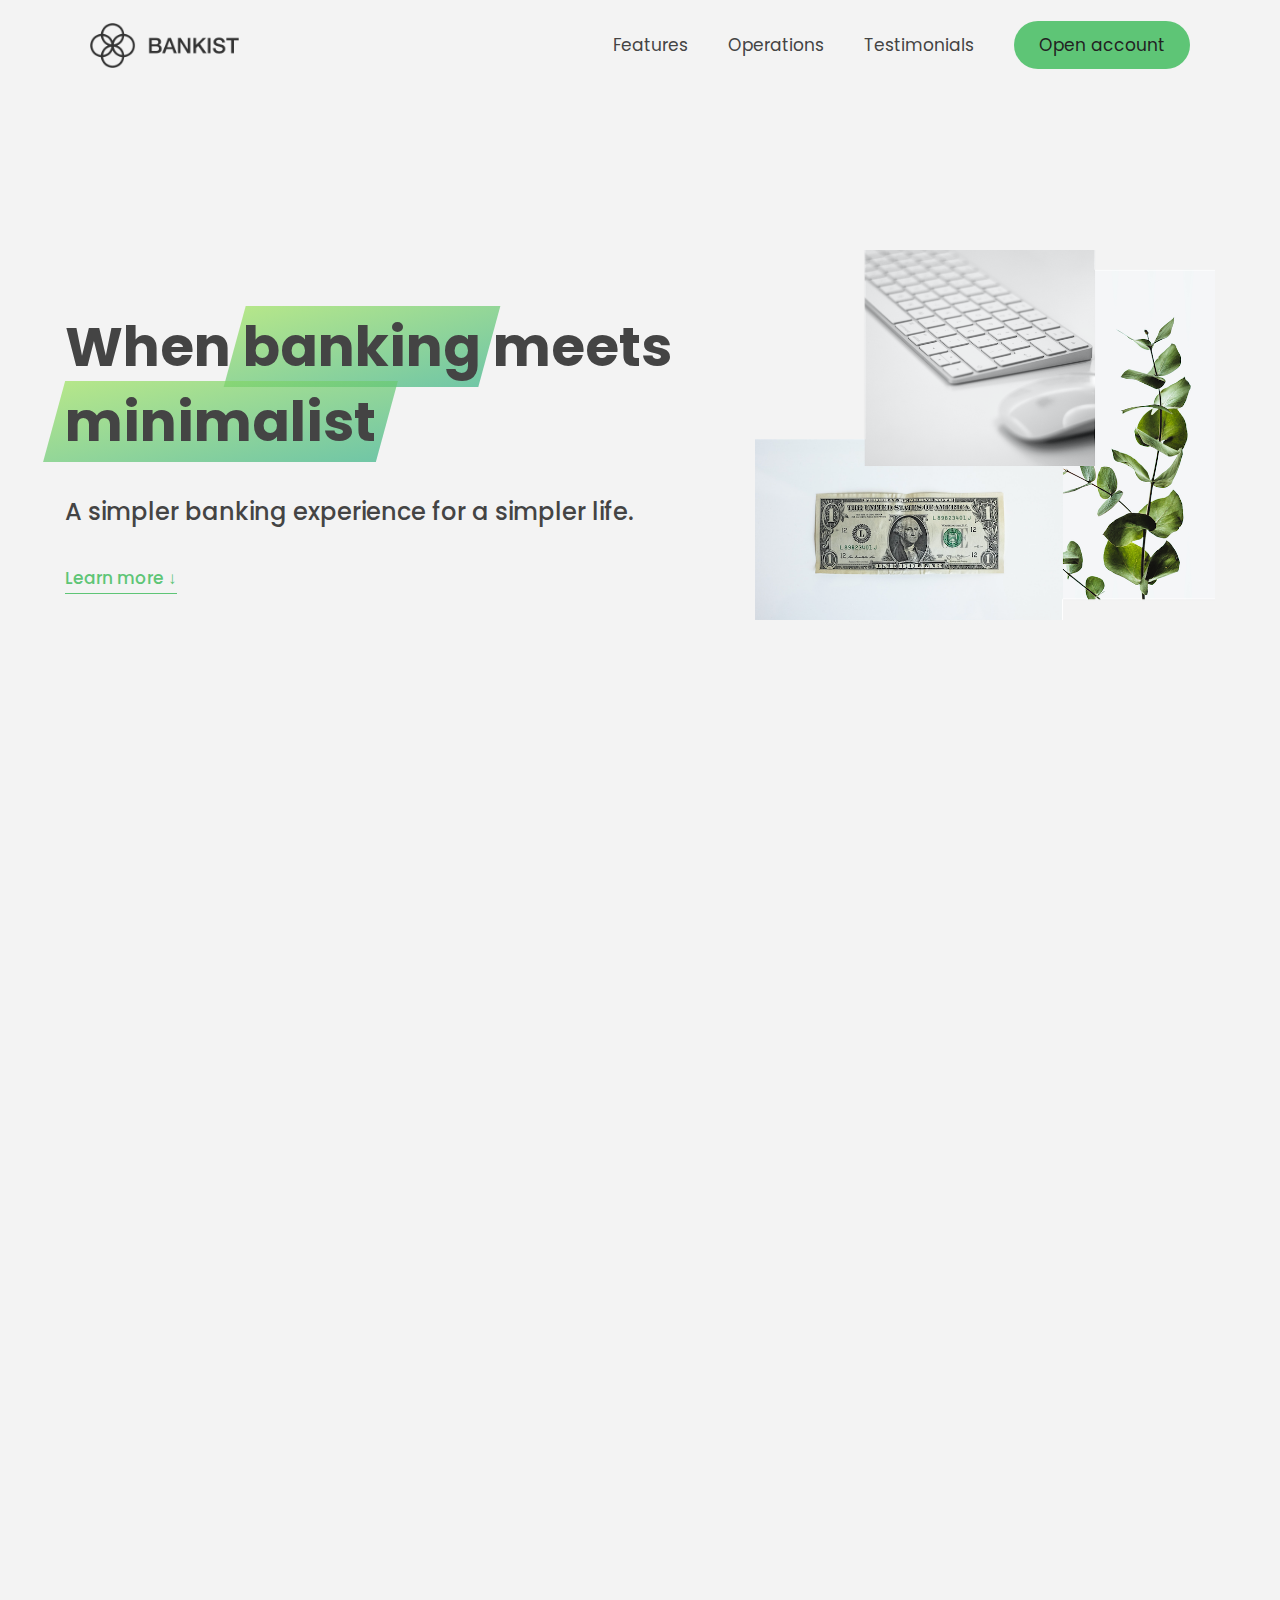
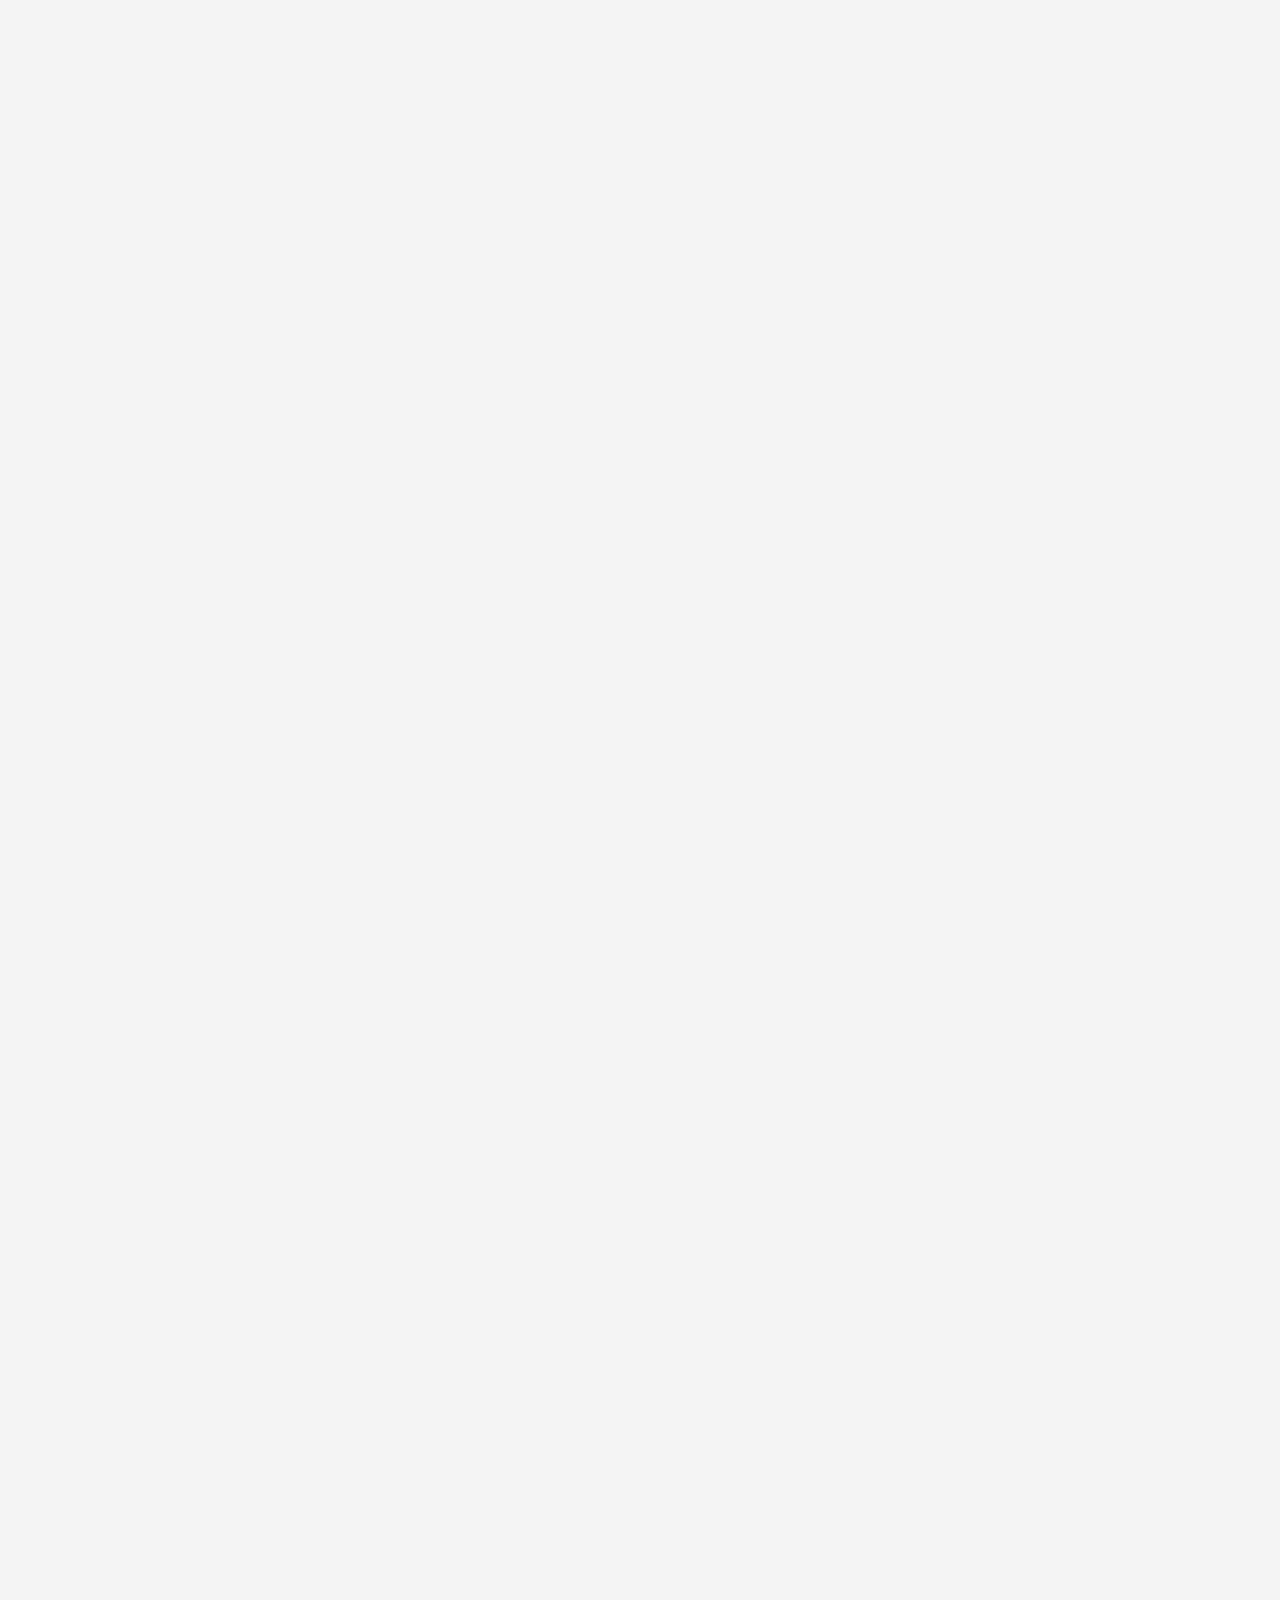
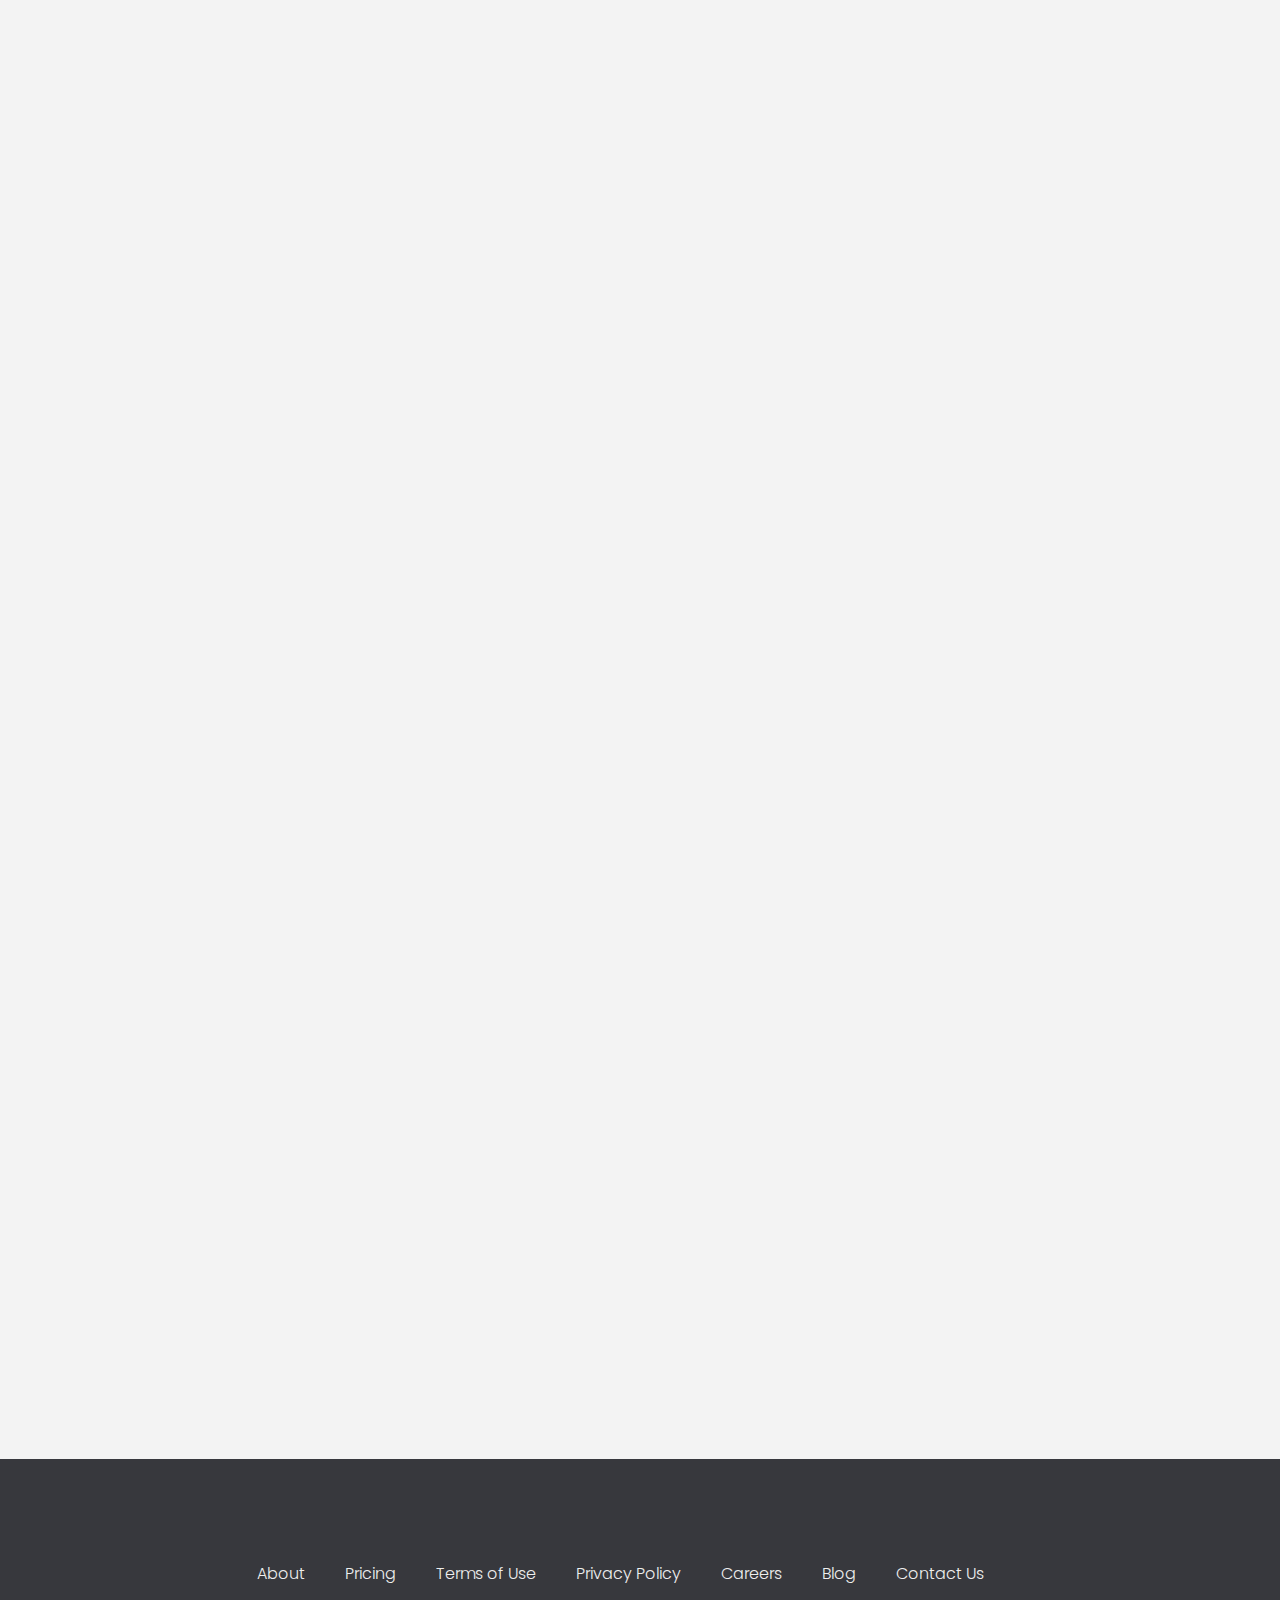
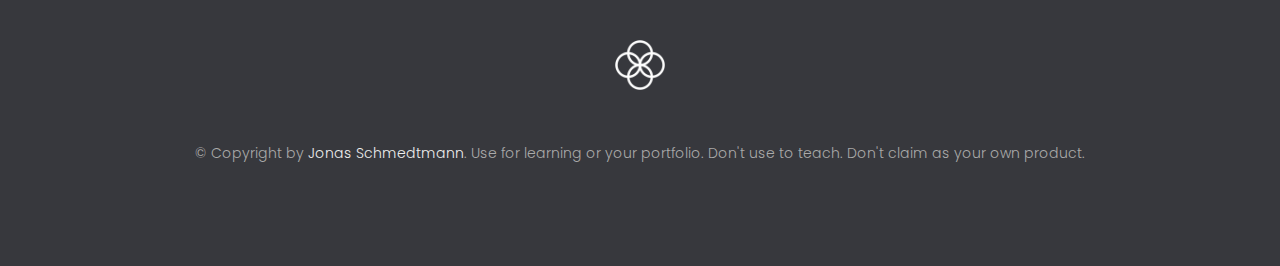
<file: banking UI/index.html>
<!DOCTYPE html>
<html lang="en">
  <head>
    <meta charset="UTF-8" />
    <meta name="viewport" content="width=device-width, initial-scale=1.0" />
    <meta http-equiv="X-UA-Compatible" content="ie=edge" />
    <link rel="shortcut icon" type="image/png" href="img/icon.png" />

    <link
      href="https://fonts.googleapis.com/css?family=Poppins:300,400,500,600&display=swap"
      rel="stylesheet"
    />
    <link rel="stylesheet" href="style.css" />
    <title>Bankist | When Banking meets Minimalist</title>

    <script defer src="script.js"></script>
  </head>
  <body>
    <header class="header">
      <nav class="nav">
        <img
          src="img/logo.png"
          alt="Bankist logo"
          class="nav__logo"
          id="logo"
          designer="Jonas"
          data-version-number="3.0"
        />
        <ul class="nav__links">
          <li class="nav__item">
            <a class="nav__link" href="#section--1">Features</a>
          </li>
          <li class="nav__item">
            <a class="nav__link" href="#section--2">Operations</a>
          </li>
          <li class="nav__item">
            <a class="nav__link" href="#section--3">Testimonials</a>
          </li>
          <li class="nav__item">
            <a class="nav__link nav__link--btn btn--show-modal" href="#"
              >Open account</a
            >
          </li>
        </ul>
      </nav>

      <div class="header__title">
        <!-- <h1 onclick="alert('HTML alert')"> -->
        <h1>
          When
          <!-- Green highlight effect -->
          <span class="highlight">banking</span>
          meets<br />
          <span class="highlight">minimalist</span>
        </h1>
        <h4>A simpler banking experience for a simpler life.</h4>
        <button class="btn--text btn--scroll-to">Learn more &DownArrow;</button>
        <img
          src="img/hero.png"
          class="header__img"
          alt="Minimalist bank items"
        />
      </div>
    </header>

    <section class="section" id="section--1">
      <div class="section__title">
        <h2 class="section__description">Features</h2>
        <h3 class="section__header">
          Everything you need in a modern bank and more.
        </h3>
      </div>

      <div class="features">
        <img
          src="img/digital-lazy.jpg"
          data-src="img/digital.jpg"
          alt="Computer"
          class="features__img lazy-img"
        />
        <div class="features__feature">
          <div class="features__icon">
            <svg>
              <use xlink:href="img/icons.svg#icon-monitor"></use>
            </svg>
          </div>
          <h5 class="features__header">100% digital bank</h5>
          <p>
            Lorem ipsum dolor sit amet consectetur adipisicing elit. Unde alias
            sint quos? Accusantium a fugiat porro reiciendis saepe quibusdam
            debitis ducimus.
          </p>
        </div>

        <div class="features__feature">
          <div class="features__icon">
            <svg>
              <use xlink:href="img/icons.svg#icon-trending-up"></use>
            </svg>
          </div>
          <h5 class="features__header">Watch your money grow</h5>
          <p>
            Nesciunt quos autem dolorum voluptates cum dolores dicta fuga
            inventore ab? Nulla incidunt eius numquam sequi iste pariatur
            quibusdam!
          </p>
        </div>
        <img
          src="img/grow-lazy.jpg"
          data-src="img/grow.jpg"
          alt="Plant"
          class="features__img lazy-img"
        />

        <img
          src="img/card-lazy.jpg"
          data-src="img/card.jpg"
          alt="Credit card"
          class="features__img lazy-img"
        />
        <div class="features__feature">
          <div class="features__icon">
            <svg>
              <use xlink:href="img/icons.svg#icon-credit-card"></use>
            </svg>
          </div>
          <h5 class="features__header">Free debit card included</h5>
          <p>
            Quasi, fugit in cumque cupiditate reprehenderit debitis animi enim
            eveniet consequatur odit quam quos possimus assumenda dicta fuga
            inventore ab.
          </p>
        </div>
      </div>
    </section>

    <section class="section" id="section--2">
      <div class="section__title">
        <h2 class="section__description">Operations</h2>
        <h3 class="section__header">
          Everything as simple as possible, but no simpler.
        </h3>
      </div>

      <div class="operations">
        <div class="operations__tab-container">
          <button
            class="btn operations__tab operations__tab--1 operations__tab--active"
            data-tab="1"
          >
            <span>01</span>Instant Transfers
          </button>
          <button class="btn operations__tab operations__tab--2" data-tab="2">
            <span>02</span>Instant Loans
          </button>
          <button class="btn operations__tab operations__tab--3" data-tab="3">
            <span>03</span>Instant Closing
          </button>
        </div>
        <div
          class="operations__content operations__content--1 operations__content--active"
        >
          <div class="operations__icon operations__icon--1">
            <svg>
              <use xlink:href="img/icons.svg#icon-upload"></use>
            </svg>
          </div>
          <h5 class="operations__header">
            Tranfser money to anyone, instantly! No fees, no BS.
          </h5>
          <p>
            Lorem ipsum dolor sit amet, consectetur adipisicing elit, sed do
            eiusmod tempor incididunt ut labore et dolore magna aliqua. Ut enim
            ad minim veniam, quis nostrud exercitation ullamco laboris nisi ut
            aliquip ex ea commodo consequat.
          </p>
        </div>

        <div class="operations__content operations__content--2">
          <div class="operations__icon operations__icon--2">
            <svg>
              <use xlink:href="img/icons.svg#icon-home"></use>
            </svg>
          </div>
          <h5 class="operations__header">
            Buy a home or make your dreams come true, with instant loans.
          </h5>
          <p>
            Duis aute irure dolor in reprehenderit in voluptate velit esse
            cillum dolore eu fugiat nulla pariatur. Excepteur sint occaecat
            cupidatat non proident, sunt in culpa qui officia deserunt mollit
            anim id est laborum.
          </p>
        </div>
        <div class="operations__content operations__content--3">
          <div class="operations__icon operations__icon--3">
            <svg>
              <use xlink:href="img/icons.svg#icon-user-x"></use>
            </svg>
          </div>
          <h5 class="operations__header">
            No longer need your account? No problem! Close it instantly.
          </h5>
          <p>
            Excepteur sint occaecat cupidatat non proident, sunt in culpa qui
            officia deserunt mollit anim id est laborum. Ut enim ad minim
            veniam, quis nostrud exercitation ullamco laboris nisi ut aliquip ex
            ea commodo consequat.
          </p>
        </div>
      </div>
    </section>

    <section class="section" id="section--3">
      <div class="section__title section__title--testimonials">
        <h2 class="section__description">Not sure yet?</h2>
        <h3 class="section__header">
          Millions of Bankists are already making their lifes simpler.
        </h3>
      </div>

      <div class="slider">
        <div class="slide">
          <div class="testimonial">
            <h5 class="testimonial__header">Best financial decision ever!</h5>
            <blockquote class="testimonial__text">
              Lorem ipsum dolor sit, amet consectetur adipisicing elit.
              Accusantium quas quisquam non? Quas voluptate nulla minima
              deleniti optio ullam nesciunt, numquam corporis et asperiores
              laboriosam sunt, praesentium suscipit blanditiis. Necessitatibus
              id alias reiciendis, perferendis facere pariatur dolore veniam
              autem esse non voluptatem saepe provident nihil molestiae.
            </blockquote>
            <address class="testimonial__author">
              <img src="img/user-1.jpg" alt="" class="testimonial__photo" />
              <h6 class="testimonial__name">Aarav Lynn</h6>
              <p class="testimonial__location">San Francisco, USA</p>
            </address>
          </div>
        </div>

        <div class="slide">
          <div class="testimonial">
            <h5 class="testimonial__header">
              The last step to becoming a complete minimalist
            </h5>
            <blockquote class="testimonial__text">
              Quisquam itaque deserunt ullam, quia ea repellendus provident,
              ducimus neque ipsam modi voluptatibus doloremque, corrupti
              laborum. Incidunt numquam perferendis veritatis neque repellendus.
              Lorem, ipsum dolor sit amet consectetur adipisicing elit. Illo
              deserunt exercitationem deleniti.
            </blockquote>
            <address class="testimonial__author">
              <img src="img/user-2.jpg" alt="" class="testimonial__photo" />
              <h6 class="testimonial__name">Miyah Miles</h6>
              <p class="testimonial__location">London, UK</p>
            </address>
          </div>
        </div>

        <div class="slide">
          <div class="testimonial">
            <h5 class="testimonial__header">
              Finally free from old-school banks
            </h5>
            <blockquote class="testimonial__text">
              Debitis, nihil sit minus suscipit magni aperiam vel tenetur
              incidunt commodi architecto numquam omnis nulla autem,
              necessitatibus blanditiis modi similique quidem. Odio aliquam
              culpa dicta beatae quod maiores ipsa minus consequatur error sunt,
              deleniti saepe aliquid quos inventore sequi. Necessitatibus id
              alias reiciendis, perferendis facere.
            </blockquote>
            <address class="testimonial__author">
              <img src="img/user-3.jpg" alt="" class="testimonial__photo" />
              <h6 class="testimonial__name">Francisco Gomes</h6>
              <p class="testimonial__location">Lisbon, Portugal</p>
            </address>
          </div>
        </div>

        <button class="slider__btn slider__btn--left">&larr;</button>
        <button class="slider__btn slider__btn--right">&rarr;</button>
        <div class="dots"></div>
      </div>
    </section>

    <section class="section section--sign-up">
      <div class="section__title">
        <h3 class="section__header">
          The best day to join Bankist was one year ago. The second best is
          today!
        </h3>
      </div>
      <button class="btn btn--show-modal">Open your free account today!</button>
    </section>

    <footer class="footer">
      <ul class="footer__nav">
        <li class="footer__item">
          <a class="footer__link" href="#">About</a>
        </li>
        <li class="footer__item">
          <a class="footer__link" href="#">Pricing</a>
        </li>
        <li class="footer__item">
          <a class="footer__link" href="#">Terms of Use</a>
        </li>
        <li class="footer__item">
          <a class="footer__link" href="#">Privacy Policy</a>
        </li>
        <li class="footer__item">
          <a class="footer__link" href="#">Careers</a>
        </li>
        <li class="footer__item">
          <a class="footer__link" href="#">Blog</a>
        </li>
        <li class="footer__item">
          <a class="footer__link" href="#">Contact Us</a>
        </li>
      </ul>
      <img src="img/icon.png" alt="Logo" class="footer__logo" />
      <p class="footer__copyright">
        &copy; Copyright by
        <a
          class="footer__link twitter-link"
          target="_blank"
          href="https://twitter.com/jonasschmedtman"
          >Jonas Schmedtmann</a
        >. Use for learning or your portfolio. Don't use to teach. Don't claim
        as your own product.
      </p>
    </footer>

    <div class="modal hidden">
      <button class="btn--close-modal">&times;</button>
      <h2 class="modal__header">
        Open your bank account <br />
        in just <span class="highlight">5 minutes</span>
      </h2>
      <form class="modal__form">
        <label>First Name</label>
        <input type="text" />
        <label>Last Name</label>
        <input type="text" />
        <label>Email Address</label>
        <input type="email" />
        <button class="btn">Next step &rarr;</button>
      </form>
    </div>
    <div class="overlay hidden"></div>

    <!-- <script src="script.js"></script> -->
  </body>
</html>
</file>
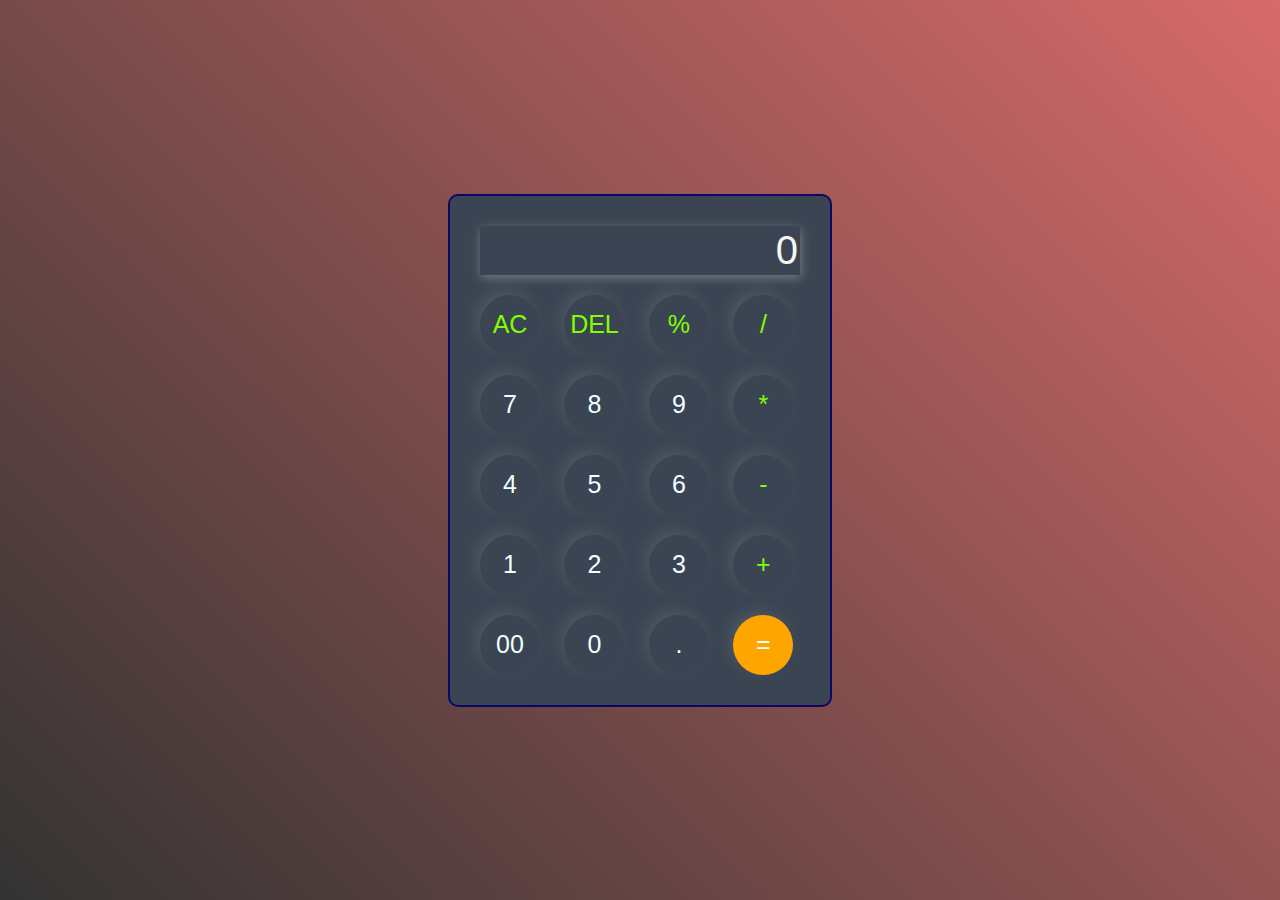
<file: calculator/index.html>
<!DOCTYPE html>
<html lang="en">
	<head>
		<meta charset="UTF-8" />
		<meta http-equiv="X-UA-Compatible" content="IE=edge" />
		<meta name="viewport" content="width=device-width, initial-scale=1.0" />
		<title>calculator</title>
		<link rel="stylesheet" href="style.css" />
	</head>
	<!-- <h1 class="text-center">Welcome to JS calculator</h1> -->

	<body>
		<div class="calculator">
			<input type="text" placeholder="0" id="inputBox" />
			<div>
				<button class="operator">AC</button>
				<button class="operator">DEL</button>
				<button class="operator">%</button>
				<button class="operator">/</button>
			</div>
			<div>
				<button>7</button>
				<button>8</button>
				<button>9</button>
				<button class="operator">*</button>
			</div>
			<div>
				<button>4</button>
				<button>5</button>
				<button>6</button>
				<button class="operator">-</button>
			</div>
			<div>
				<button>1</button>
				<button>2</button>
				<button>3</button>
				<button class="operator">+</button>
			</div>
			<div>
				<button>00</button>
				<button>0</button>
				<button>.</button>
				<button class="equal-Btn">=</button>
			</div>
		</div>
		<script src="script.js"></script>
	</body>
</html>
</file>
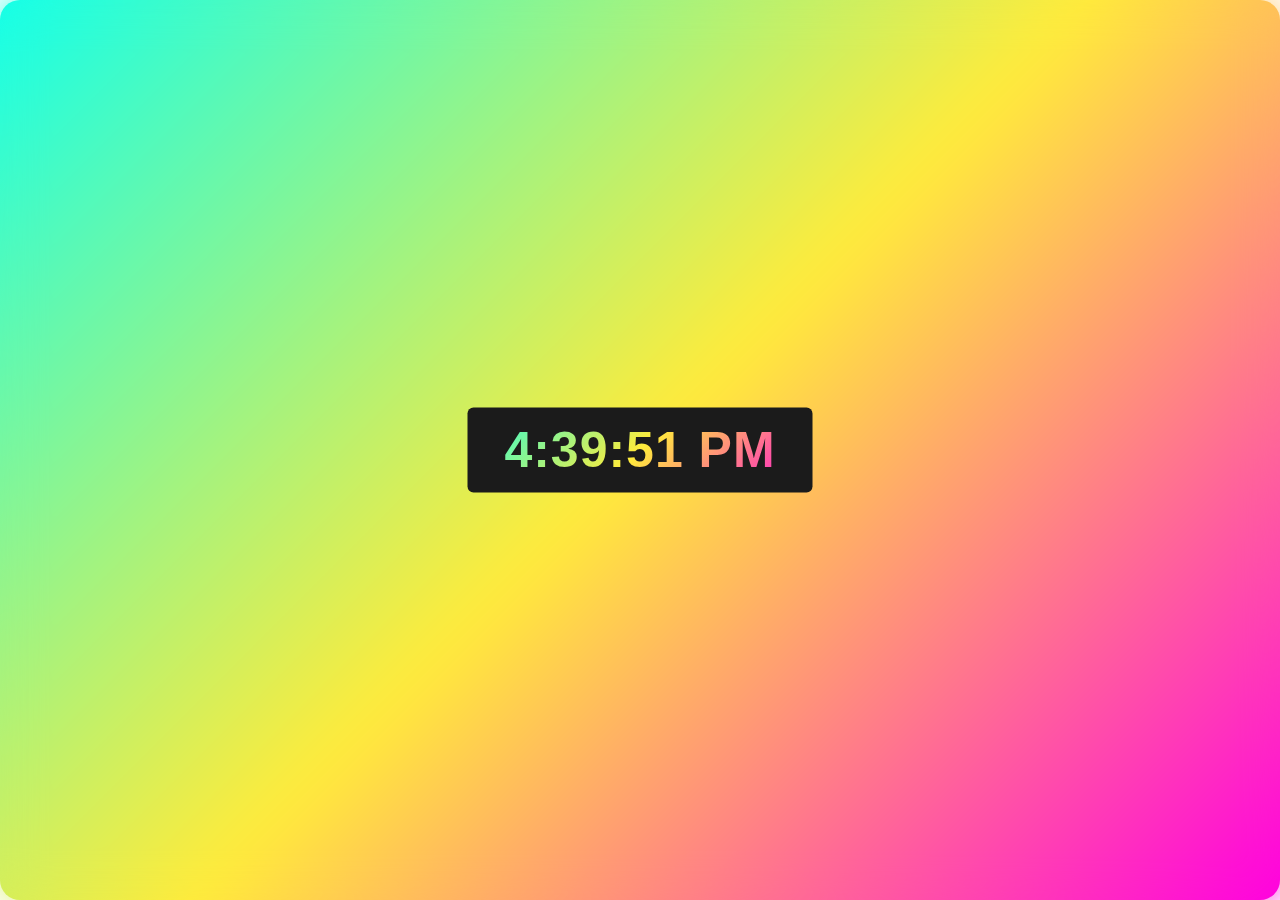
<file: clock/index.html>
<!DOCTYPE html>
<html lang="en">
	<head>
		<meta charset="UTF-8" />
		<meta http-equiv="X-UA-Compatible" content="IE=edge" />
		<meta name="viewport" content="width=device-width, initial-scale=1.0" />
		<title>digital clock</title>
		<link rel="stylesheet" href="style.css" />
		<script src="script.js" defer></script>
	</head>
	<body>
		<div class="wrapper">
            <div class="display">
                <div id="time"></div>
            </div>
            <span></span>
            <span></span>
        </div>
		</div>
	</body>
</html>
</file>
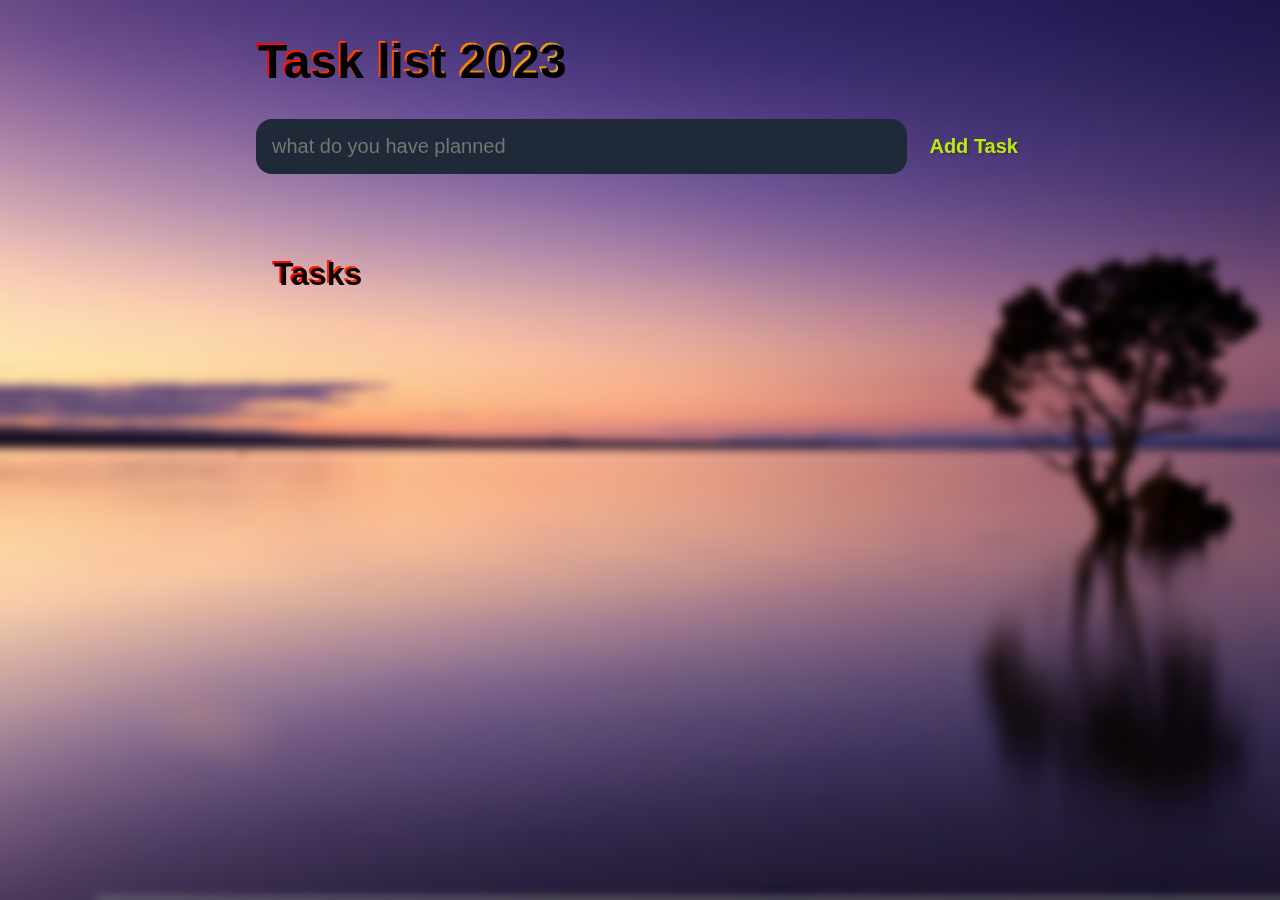
<file: to-do list/index.html>
<!DOCTYPE html>
<html lang="en">
	<head>
		<meta charset="UTF-8" />
		<meta http-equiv="X-UA-Compatible" content="IE=edge" />
		<meta name="viewport" content="width=device-width, initial-scale=1.0" />
		<title>Document</title>
		<link rel="stylesheet" href="style.css" />
	</head>
	<body>
		<header>
			<h1>Task list 2023</h1>
			<form id="new-task-form">
				<input
                    type="text"
                    id="new-task-input"
					placeholder="what do you have planned" />
				<input type="submit" id="new-task-submit" value="Add Task" />
		</header>
		<main>
			<section class="task-list">
				<h2>Tasks</h2>
                <div id="tasks">
                    <!-- <div class="task">
                        <div class="content">
                            <input
                                type="text"
                                class="text"
                                value="My shiny tasks"
                            />
                        </div>
                        <div class="actions">
                            <button class="edit">Edit</button>
                            <button class="delete">Delete</button>
                        </div>
                    </div> -->

                </div>
                
			</section>
		</main>
		<script src="script .js"></script>
	</body>
</html>
</file>
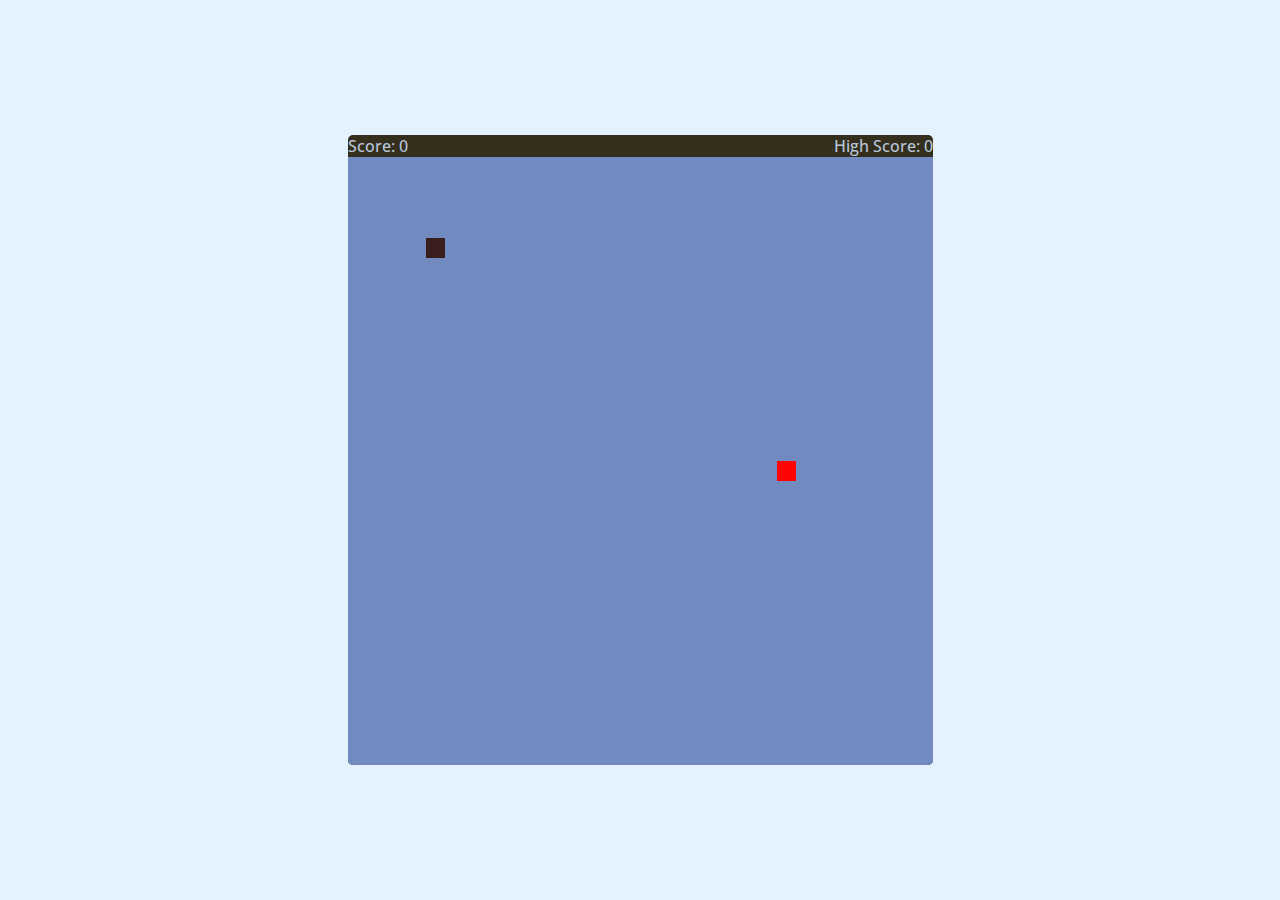
<file: snake game/app.html>
<!DOCTYPE html>
<html lang="en">
	<head>
		<meta charset="UTF-8" />
		<meta http-equiv="X-UA-Compatible" content="IE=edge" />
		<meta name="viewport" content="width=device-width, initial-scale=1.0" />
		<link
			rel="stylesheet"
			href="https://cdnjs.cloudflare.com/ajax/libs/font-awesome/6.3.0/css/all.min.css"
		/>
		<link rel="stylesheet" href="style.css" />
		<title>Snake game</title>
	</head>
	<body>
		<div class="wrapper">
			<div class="game-details">
				<span class="score">Score: 0</span>
				<span class="high-score">High Score </span>
			</div>
			<div class="play-board"></div>

			<div class="controls">
				<i data-key="ArrowUp" class="fa-solid fa-arrow-up-long"></i>
				<i data-key="ArrowDown" class="fa-solid fa-arrow-down-long"></i>
				<i data-key="ArrowLeft" class="fa-solid fa-arrow-left-long"></i>
				<i data-key="ArrowRight" class="fa-solid fa-arrow-right-long"></i>
			</div>
		</div>
		<script src="script.js"></script>
	</body>
</html>
</file>
<file: banking UI/style.css>
:root {
    --color-primary: #5ec576;
    --color-secondary: #ffcb03;
    --color-tertiary: #ff585f;
    --color-primary-darker: #4bbb7d;
    --color-secondary-darker: #ffbb00;
    --color-tertiary-darker: #fd424b;
    --color-primary-opacity: #5ec5763a;
    --color-secondary-opacity: #ffcd0331;
    --color-tertiary-opacity: #ff58602d;
    --gradient-primary: linear-gradient(to top left, #39b385, #9be15d);
    --gradient-secondary: linear-gradient(to top left, #ffb003, #ffcb03);
  }
  
  * {
    margin: 0;
    padding: 0;
    box-sizing: inherit;
  }
  
  html {
    font-size: 62.5%;
    box-sizing: border-box;
  }
  
  body {
    font-family: 'Poppins', sans-serif;
    font-weight: 300;
    color: #444;
    line-height: 1.9;
    background-color: #f3f3f3;
  }
  
  /* GENERAL ELEMENTS */
  .section {
    padding: 15rem 3rem;
    border-top: 1px solid #ddd;
  
    transition: transform 1s, opacity 1s;
  }
  
  .section--hidden {
    opacity: 0;
    transform: translateY(8rem);
  }
  
  .section__title {
    max-width: 80rem;
    margin: 0 auto 8rem auto;
  }
  
  .section__description {
    font-size: 1.8rem;
    font-weight: 600;
    text-transform: uppercase;
    color: var(--color-primary);
    margin-bottom: 1rem;
  }
  
  .section__header {
    font-size: 4rem;
    line-height: 1.3;
    font-weight: 500;
  }
  
  .btn {
    display: inline-block;
    background-color: var(--color-primary);
    font-size: 1.6rem;
    font-family: inherit;
    font-weight: 500;
    border: none;
    padding: 1.25rem 4.5rem;
    border-radius: 10rem;
    cursor: pointer;
    transition: all 0.3s;
  }
  
  .btn:hover {
    background-color: var(--color-primary-darker);
  }
  
  .btn--text {
    display: inline-block;
    background: none;
    font-size: 1.7rem;
    font-family: inherit;
    font-weight: 500;
    color: var(--color-primary);
    border: none;
    border-bottom: 1px solid currentColor;
    padding-bottom: 2px;
    cursor: pointer;
    transition: all 0.3s;
  }
  
  p {
    color: #666;
  }
  
  /* This is BAD for accessibility! Don't do in the real world! */
  button:focus {
    outline: none;
  }
  
  img {
    transition: filter 0.5s;
  }
  
  .lazy-img {
    filter: blur(20px);
  }
  
  /* NAVIGATION */
  .nav {
    display: flex;
    justify-content: space-between;
    align-items: center;
    height: 9rem;
    width: 100%;
    padding: 0 6rem;
    z-index: 100;
  }
  
  /* nav and stickly class at the same time */
  .nav.sticky {
    position: fixed;
    background-color: rgba(255, 255, 255, 0.95);
  }
  
  .nav__logo {
    height: 4.5rem;
    transition: all 0.3s;
  }
  
  .nav__links {
    display: flex;
    align-items: center;
    list-style: none;
  }
  
  .nav__item {
    margin-left: 4rem;
  }
  
  .nav__link:link,
  .nav__link:visited {
    font-size: 1.7rem;
    font-weight: 400;
    color: inherit;
    text-decoration: none;
    display: block;
    transition: all 0.3s;
  }
  
  .nav__link--btn:link,
  .nav__link--btn:visited {
    padding: 0.8rem 2.5rem;
    border-radius: 3rem;
    background-color: var(--color-primary);
    color: #222;
  }
  
  .nav__link--btn:hover,
  .nav__link--btn:active {
    color: inherit;
    background-color: var(--color-primary-darker);
    color: #333;
  }
  
  /* HEADER */
  .header {
    padding: 0 3rem;
    height: 100vh;
    display: flex;
    flex-direction: column;
    align-items: center;
  }
  
  .header__title {
    flex: 1;
  
    max-width: 115rem;
    display: grid;
    grid-template-columns: 3fr 2fr;
    row-gap: 3rem;
    align-content: center;
    justify-content: center;
  
    align-items: start;
    justify-items: start;
  }
  
  h1 {
    font-size: 5.5rem;
    line-height: 1.35;
  }
  
  h4 {
    font-size: 2.4rem;
    font-weight: 500;
  }
  
  .header__img {
    width: 100%;
    grid-column: 2 / 3;
    grid-row: 1 / span 4;
    transform: translateY(-6rem);
  }
  
  .highlight {
    position: relative;
  }
  
  .highlight::after {
    display: block;
    content: '';
    position: absolute;
    bottom: 0;
    left: 0;
    height: 100%;
    width: 100%;
    z-index: -1;
    opacity: 0.7;
    transform: scale(1.07, 1.05) skewX(-15deg);
    background-image: var(--gradient-primary);
  }
  
  /* FEATURES */
  .features {
    display: grid;
    grid-template-columns: 1fr 1fr;
    gap: 4rem;
    margin: 0 12rem;
  }
  
  .features__img {
    width: 100%;
  }
  
  .features__feature {
    align-self: center;
    justify-self: center;
    width: 70%;
    font-size: 1.5rem;
  }
  
  .features__icon {
    display: flex;
    align-items: center;
    justify-content: center;
    background-color: var(--color-primary-opacity);
    height: 5.5rem;
    width: 5.5rem;
    border-radius: 50%;
    margin-bottom: 2rem;
  }
  
  .features__icon svg {
    height: 2.5rem;
    width: 2.5rem;
    fill: var(--color-primary);
  }
  
  .features__header {
    font-size: 2rem;
    margin-bottom: 1rem;
  }
  
  /* OPERATIONS */
  .operations {
    max-width: 100rem;
    margin: 12rem auto 0 auto;
  
    background-color: #fff;
  }
  
  .operations__tab-container {
    display: flex;
    justify-content: center;
  }
  
  .operations__tab {
    margin-right: 2.5rem;
    transform: translateY(-50%);
  }
  
  .operations__tab span {
    margin-right: 1rem;
    font-weight: 600;
    display: inline-block;
  }
  
  .operations__tab--1 {
    background-color: var(--color-secondary);
  }
  
  .operations__tab--1:hover {
    background-color: var(--color-secondary-darker);
  }
  
  .operations__tab--3 {
    background-color: var(--color-tertiary);
    margin: 0;
  }
  
  .operations__tab--3:hover {
    background-color: var(--color-tertiary-darker);
  }
  
  .operations__tab--active {
    transform: translateY(-66%);
  }
  
  .operations__content {
    display: none;
  
    /* JUST PRESENTATIONAL */
    font-size: 1.7rem;
    padding: 2.5rem 7rem 6.5rem 7rem;
  }
  
  .operations__content--active {
    display: grid;
    grid-template-columns: 7rem 1fr;
    column-gap: 3rem;
    row-gap: 0.5rem;
  }
  
  .operations__header {
    font-size: 2.25rem;
    font-weight: 500;
    align-self: center;
  }
  
  .operations__icon {
    display: flex;
    align-items: center;
    justify-content: center;
    height: 7rem;
    width: 7rem;
    border-radius: 50%;
  }
  
  .operations__icon svg {
    height: 2.75rem;
    width: 2.75rem;
  }
  
  .operations__content p {
    grid-column: 2;
  }
  
  .operations__icon--1 {
    background-color: var(--color-secondary-opacity);
  }
  .operations__icon--2 {
    background-color: var(--color-primary-opacity);
  }
  .operations__icon--3 {
    background-color: var(--color-tertiary-opacity);
  }
  .operations__icon--1 svg {
    fill: var(--color-secondary-darker);
  }
  .operations__icon--2 svg {
    fill: var(--color-primary);
  }
  .operations__icon--3 svg {
    fill: var(--color-tertiary);
  }
  
  /* SLIDER */
  .slider {
    max-width: 100rem;
    height: 50rem;
    margin: 0 auto;
    position: relative;
  
    /* IN THE END */
    overflow: hidden;
  }
  
  .slide {
    position: absolute;
    top: 0;
    width: 100%;
    height: 50rem;
  
    display: flex;
    align-items: center;
    justify-content: center;
  
    /* THIS creates the animation! */
    transition: transform 1s;
  }
  
  .slide > img {
    /* Only for images that have different size than slide */
    width: 100%;
    height: 100%;
    object-fit: cover;
  }
  
  .slider__btn {
    position: absolute;
    top: 50%;
    z-index: 10;
  
    border: none;
    background: rgba(255, 255, 255, 0.7);
    font-family: inherit;
    color: #333;
    border-radius: 50%;
    height: 5.5rem;
    width: 5.5rem;
    font-size: 3.25rem;
    cursor: pointer;
  }
  
  .slider__btn--left {
    left: 6%;
    transform: translate(-50%, -50%);
  }
  
  .slider__btn--right {
    right: 6%;
    transform: translate(50%, -50%);
  }
  
  .dots {
    position: absolute;
    bottom: 5%;
    left: 50%;
    transform: translateX(-50%);
    display: flex;
  }
  
  .dots__dot {
    border: none;
    background-color: #b9b9b9;
    opacity: 0.7;
    height: 1rem;
    width: 1rem;
    border-radius: 50%;
    margin-right: 1.75rem;
    cursor: pointer;
    transition: all 0.5s;
  
    /* Only necessary when overlying images */
    /* box-shadow: 0 0.6rem 1.5rem rgba(0, 0, 0, 0.7); */
  }
  
  .dots__dot:last-child {
    margin: 0;
  }
  
  .dots__dot--active {
    /* background-color: #fff; */
    background-color: #888;
    opacity: 1;
  }
  
  /* TESTIMONIALS */
  .testimonial {
    width: 65%;
    position: relative;
  }
  
  .testimonial::before {
    content: '\201C';
    position: absolute;
    top: -5.7rem;
    left: -6.8rem;
    line-height: 1;
    font-size: 20rem;
    font-family: inherit;
    color: var(--color-primary);
    z-index: -1;
  }
  
  .testimonial__header {
    font-size: 2.25rem;
    font-weight: 500;
    margin-bottom: 1.5rem;
  }
  
  .testimonial__text {
    font-size: 1.7rem;
    margin-bottom: 3.5rem;
    color: #666;
  }
  
  .testimonial__author {
    margin-left: 3rem;
    font-style: normal;
  
    display: grid;
    grid-template-columns: 6.5rem 1fr;
    column-gap: 2rem;
  }
  
  .testimonial__photo {
    grid-row: 1 / span 2;
    width: 6.5rem;
    border-radius: 50%;
  }
  
  .testimonial__name {
    font-size: 1.7rem;
    font-weight: 500;
    align-self: end;
    margin: 0;
  }
  
  .testimonial__location {
    font-size: 1.5rem;
  }
  
  .section__title--testimonials {
    margin-bottom: 4rem;
  }
  
  /* SIGNUP */
  .section--sign-up {
    background-color: #37383d;
    border-top: none;
    border-bottom: 1px solid #444;
    text-align: center;
    padding: 10rem 3rem;
  }
  
  .section--sign-up .section__header {
    color: #fff;
    text-align: center;
  }
  
  .section--sign-up .section__title {
    margin-bottom: 6rem;
  }
  
  .section--sign-up .btn {
    font-size: 1.9rem;
    padding: 2rem 5rem;
  }
  
  /* FOOTER */
  .footer {
    padding: 10rem 3rem;
    background-color: #37383d;
  }
  
  .footer__nav {
    list-style: none;
    display: flex;
    justify-content: center;
    margin-bottom: 5rem;
  }
  
  .footer__item {
    margin-right: 4rem;
  }
  
  .footer__link {
    font-size: 1.6rem;
    color: #eee;
    text-decoration: none;
  }
  
  .footer__logo {
    height: 5rem;
    display: block;
    margin: 0 auto;
    margin-bottom: 5rem;
  }
  
  .footer__copyright {
    font-size: 1.4rem;
    color: #aaa;
    text-align: center;
  }
  
  .footer__copyright .footer__link {
    font-size: 1.4rem;
  }
  
  /* MODAL WINDOW */
  .modal {
    position: fixed;
    top: 50%;
    left: 50%;
    transform: translate(-50%, -50%);
    max-width: 60rem;
    background-color: #f3f3f3;
    padding: 5rem 6rem;
    box-shadow: 0 4rem 6rem rgba(0, 0, 0, 0.3);
    z-index: 1000;
    transition: all 0.5s;
  }
  
  .overlay {
    position: fixed;
    top: 0;
    left: 0;
    width: 100%;
    height: 100%;
    background-color: rgba(0, 0, 0, 0.5);
    backdrop-filter: blur(4px);
    z-index: 100;
    transition: all 0.5s;
  }
  
  .modal__header {
    font-size: 3.25rem;
    margin-bottom: 4.5rem;
    line-height: 1.5;
  }
  
  .modal__form {
    margin: 0 3rem;
    display: grid;
    grid-template-columns: 1fr 2fr;
    align-items: center;
    gap: 2.5rem;
  }
  
  .modal__form label {
    font-size: 1.7rem;
    font-weight: 500;
  }
  
  .modal__form input {
    font-size: 1.7rem;
    padding: 1rem 1.5rem;
    border: 1px solid #ddd;
    border-radius: 0.5rem;
  }
  
  .modal__form button {
    grid-column: 1 / span 2;
    justify-self: center;
    margin-top: 1rem;
  }
  
  .btn--close-modal {
    font-family: inherit;
    color: inherit;
    position: absolute;
    top: 0.5rem;
    right: 2rem;
    font-size: 4rem;
    cursor: pointer;
    border: none;
    background: none;
  }
  
  .hidden {
    visibility: hidden;
    opacity: 0;
  }
  
  /* COOKIE MESSAGE */
  .cookie-message {
    display: flex;
    align-items: center;
    justify-content: space-evenly;
    width: 100%;
    background-color: white;
    color: #bbb;
    font-size: 1.5rem;
    font-weight: 400;
  }
</file>
<file: calculator/style.css>
* {
	margin: 0;
	padding: 0;
	font-family: "poppins", sans-serif;
	box-sizing: border-box;
}

.text-center {
	text-align: top;
}

body {
	width: 100%;
	height: 100vh;
	display: flex;
	justify-content: center;
	align-items: center;
	background: linear-gradient(45deg, #333333, #d76a6a);
}
.calculator {
	border: 2px solid rgb(12, 7, 101);
	padding: 20px;
	border-radius: 10px;
	background-color: #3a4452;
	box-shadow: -8px -8px 15px rgba (255, 255, 255, 0.5);
}
input {
	width: 320px;
	border: none;
	padding: 2px;
	margin: 10px;
	background: transparent;
	box-shadow: 1px 3px 10px rgba(255, 255, 255, 0.3);
	font-size: 40px;
	text-align: right;
	cursor: pointer;
	color: white;
}
input::placeholder {
	color: whitesmoke;
}
button {
	border: none;
	width: 60px;
	height: 60px;
	margin: 10px;
	border-radius: 50%;
	background: transparent;
	color: azure;
	font-size: 25px;
	font-weight: 200;
	box-shadow: -5px -5px 15px rgba(255, 255, 255, 0.1);
	cursor: pointer;
}
.equal-Btn {
	background-color: orange;
}
.operator {
	color: chartreuse;
}
</file>
<file: clock/style.css>
* {
	margin: 0;
	padding: 0;
	font-family: "Poppins", sans-serif;
}

html,
body {
	display: flex;
	height: 100%;
	justify-content: center;
	align-items: center;
	background-image: url("time.jpg");
	/* background-size: cover; */
	background-position: center;
	background-repeat: no-repeat;
}
.wrapper {
	height: 100px;
	width: 360px;
	cursor: default;
	background: linear-gradient(135deg, #14ffe9, #ffeb3b, #ff00e0);
	border-radius: 10px;
	animation: animate 1.5s linear infinite;
}
.wrapper .display,
.wrapper span {
	position: absolute;
	top: 50%;
	left: 50%;
	transform: translate(-50%, -50%);
	border-radius: 20px;
}
.wrapper .display {
	z-index: 999;
	background: #1b1b1b;
	height: 85px;
	width: 345px;
	border-radius: 6px;
	text-align: center;
}

.wrapper .display #time {
	line-height: 85px;
	/* color: white; */
	font-size: 50px;
	font-weight: 600;
	letter-spacing: 1px;
	background: linear-gradient(135deg, #14ffe9, #ffeb3b, #ff00e0);
	-webkit-background-clip: text;
	-webkit-text-fill-color: transparent;
	animation: animate 1.5s linear infinite;
}
@keyframes animate {
	100% {
		filter: hue-rotate(360deg);
	}
}
.wrapper span {
	height: 100%;
	width: 100%;
	background: inherit;
}

.wrapper span:first-child {
	filter: blur(10px);
}

.wrapper span:last-child {
	filter: blur(20px);
}
</file>
<file: to-do list/style.css>
:root {
	--dark: #374151;
	--darker: #1f2937;
	--darkest: #111827;
	--gray: #6b7380;
	--light: #eee;
	--pink: #ec4899;
	--purple: #8b5cf6;
}

* {
	box-sizing: border-box;
	margin: 0;
	font-family: "Fire sans", sans-serif;
}
body {
	display: flex;
	flex-direction: column;
	min-height: 100vh;
	color: #fff;
	background-image: url(img.jpg);
	background-size: cover;
	background-position: center center;
	background-repeat: no-repeat;
	backdrop-filter: blur(5px);
}
header {
	padding: 2rem 1rem;
	max-width: 800px;
	width: 100%;
	margin: 0 auto;
}
/* header h1 {
	font-size: 2.5rem;
	font-weight: 300;
	color: #6b7380;
	margin-bottom: 1rem;
	background-image: linear-gradient(
		to right,
		rgb(200, 255, 0),
		rgb(190, 52, 21),
		#00f
	);
	-webkit-background-clip: text;
	-webkit-text-fill-color: transparent;
} */
h1 {
	font-size: 3rem;
	font-weight: 600;
	color: #fff;
	margin-bottom: 2rem;
	background-image: linear-gradient(to right, #f00, #ff9900, #00a8e8, #00f);
	-webkit-background-clip: text;
	-webkit-text-fill-color: transparent;
	text-shadow: 2px 2px #000;
}

#new-task-form {
	display: flex;
}
input,
button {
	appearance: none;
	border: none;
	background: none;
}
#new-task-input {
	flex: 1 1;
	background-color: var(--darker);
	padding: 1rem;
	border-radius: 1rem;
	margin-right: 1rem;
	color: var(--light);
	font-size: 1.25rem;
}
#new-task-input ::placeholder {
	color: var(--gray);
}
/* #new-task-submit {
	color: var(--pink);
	font-size: 1.25rem;
	cursor: pointer;
	transition: 0.4s;
} */
#new-task-submit {
	color: #baeb0b;
	font-size: 1.25rem;
	font-weight: 600;
	cursor: pointer;
	transition: 0.4s;
	text-shadow: 2px 2px 2px rgba(0, 0, 0, 0.2);
}

#new-task-submit:hover {
	opacity: 0.8;
}
#new-task-submit:active {
	opacity: 0.6;
}
main {
	flex: 1 1 0%;
	padding: 2rem 1rem;
	max-width: 800px;
	width: 100%;
	margin: 0 auto;
}
.task-list {
	padding: 1rem;
}
/* .task-list h2 {
	font-size: 1.5rem;
	font-weight: 600;
	color: #baeb0b;
	margin-bottom: 1rem;
} */
.task-list h2 {
	font-size: 2rem;
	font-weight: 600;
	color: #0bebe7;
	margin-bottom: 1rem;
	background-image: linear-gradient(to right, #f00, #ff9900, #00a8e8, #00f);
	-webkit-background-clip: text;
	-webkit-text-fill-color: transparent;
	text-shadow: 2px 2px #0b0404;
}

#tasks .task {
	display: flex;
	justify-content: space-between;
	background-color: var(--darkest);
	padding: 1rem;
	border-radius: 1rem;
	margin-bottom: 1rem;
}
#tasks .task .content {
	flex: 1 1 0%;
}

#tasks .task .content .text {
	color: var(--light);
	font-size: 1.125rem;
	width: 100%;
	display: block;
	transition: 0.5s;
}
#tasks .task .content .text:not(:read-only) {
	color: var(--pink);
}
#task .task .action {
	display: flex;
	margin: 0 -0.05rem;
}
.task .action button {
	cursor: pointer;
	margin: 0 0.5rem;
	font-size: 1.125rem;
	font-weight: 700;
	text-transform: uppercase;
	transition: 0.4s;
}
.task.actions button:hover {
	opacity: 0.8;
}
.task.actions button:active {
	opacity: 0.6;
}
.task .actions .edit {
	color: var(--pink);
}
.task .actions .delete {
	color: crimson;
}
</file>
<file: snake game/style.css>
@import url("https://fonts.googleapis.com/css2?family=Open+Sans:ital,wght@1,600&display=swap");

* {
	margin: 0;
	padding: 0;
	box-sizing: border-box;
	font-family: "Open Sans", sans-serif;
}

body {
	display: flex;
	align-items: center;
	justify-content: center;
	min-height: 100vh;
	background: #e3f2fd;
}
.wrapper {
	width: 65vmin;
	height: 70vmin;
	display: flex;
	overflow: hidden;
	flex-direction: column;
	justify-content: center;
	background: #342f1d;
	border-radius: 5px;
	box-shadow: 0 20px 49px (52, 87, 220, 0.2);
}
.game-details {
	color: #b8c6dc;
	font-weight: 500;
	font-size: 1.2 rem;
	padding: 20px, 27px;
	display: flex;
	justify-content: space-between;
}
.play-board {
	height: 100%;
	width: 100%;
	display: grid;
	background: #718abf;
	grid-template: repeat(30, 1fr) / repeat(30, 1fr);
}
.play-board .food {
	background: #fe0303;
}

.play-board .head {
	background: #3a1d1d;
}

.controls {
	display: none;
	justify-content: space-between;
}
.controls i {
	padding: 25px;
	text-align: center;
	font-size: 1.3rem;
	color: #b8c6dc;
	width: calc(100% / 4);
	cursor: pointer;
	border-right: 1px solid #171b26;
}
@media screen and (max-width: 800px) {
	.wrapper {
		width: 90vmin;
		height: 115vmin;
	}

	.game-details {
		font-size: 1rem;
		padding: 15px 27px;
	}
	.controls {
		display: flex;
		justify-content: space-between;
	}
	.controls i {
		padding: 15px 0;
		font-size: 1rem;
	}
}
</file>
